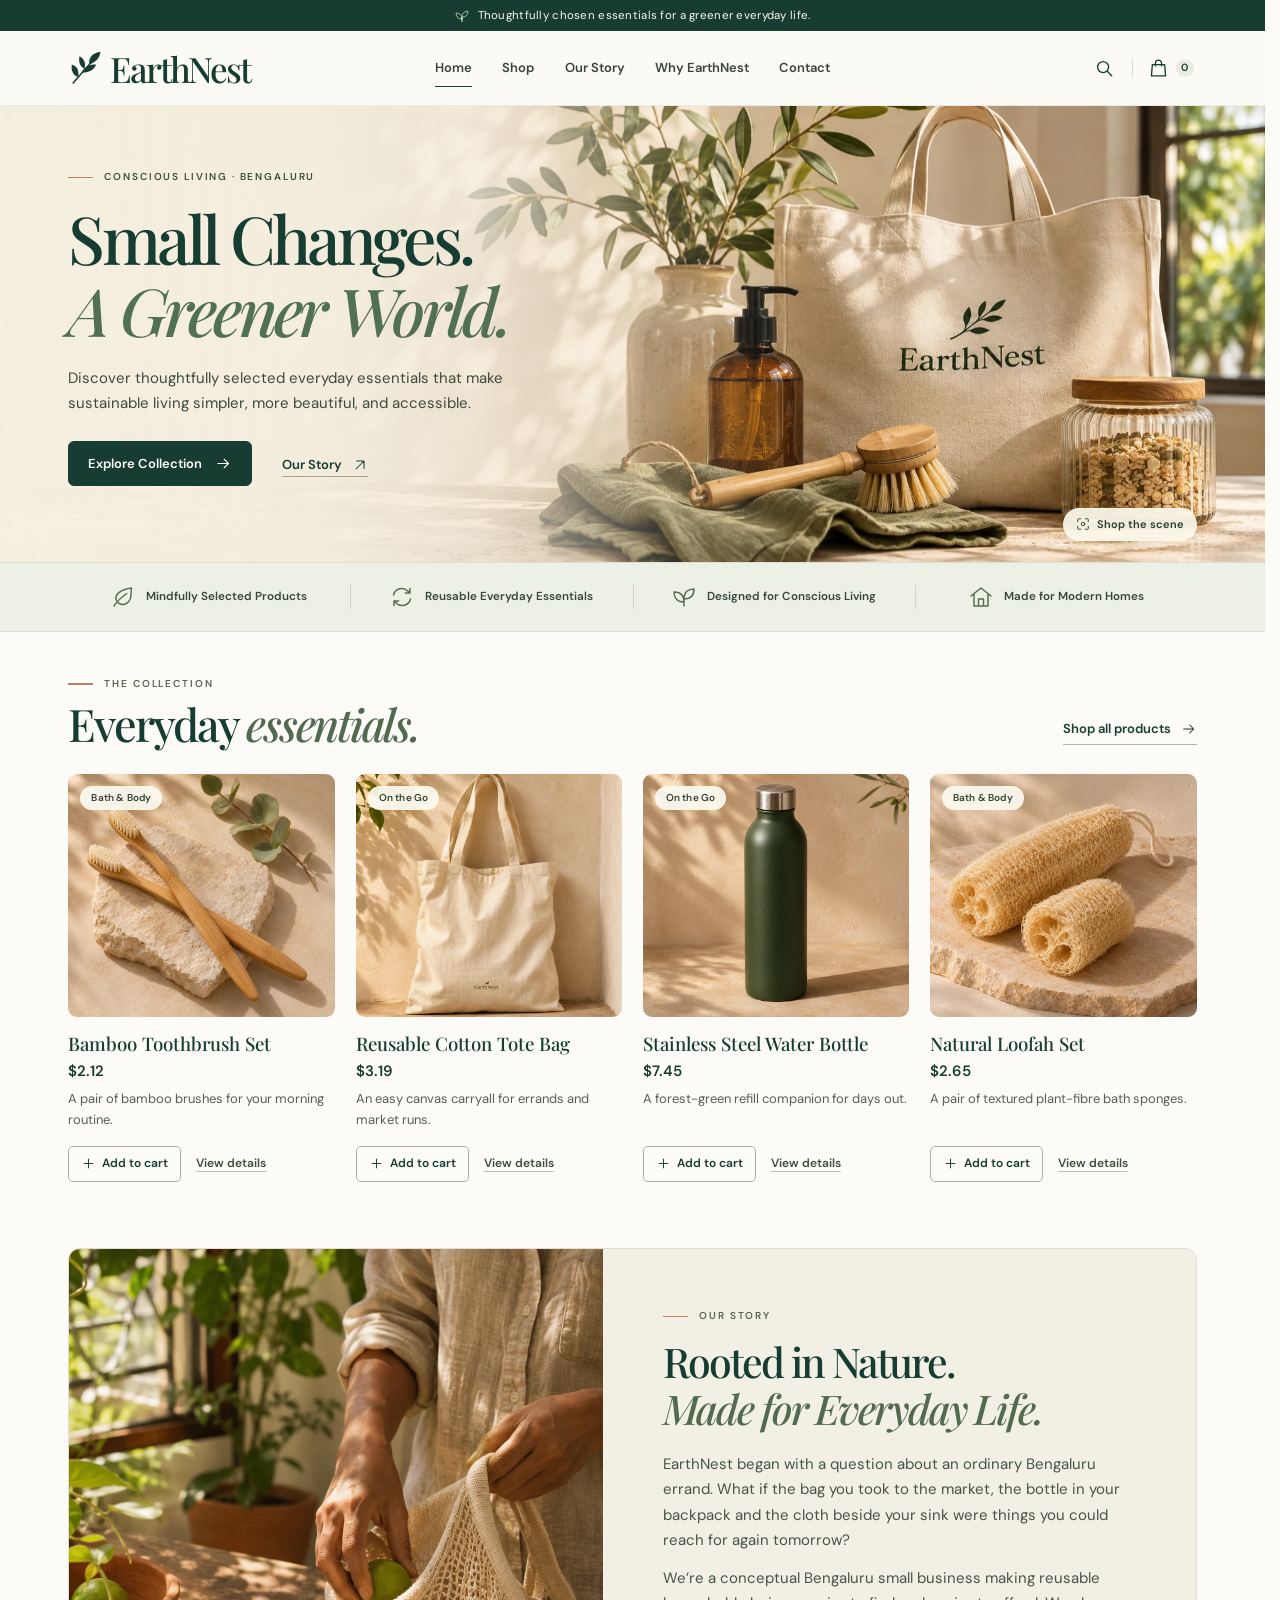
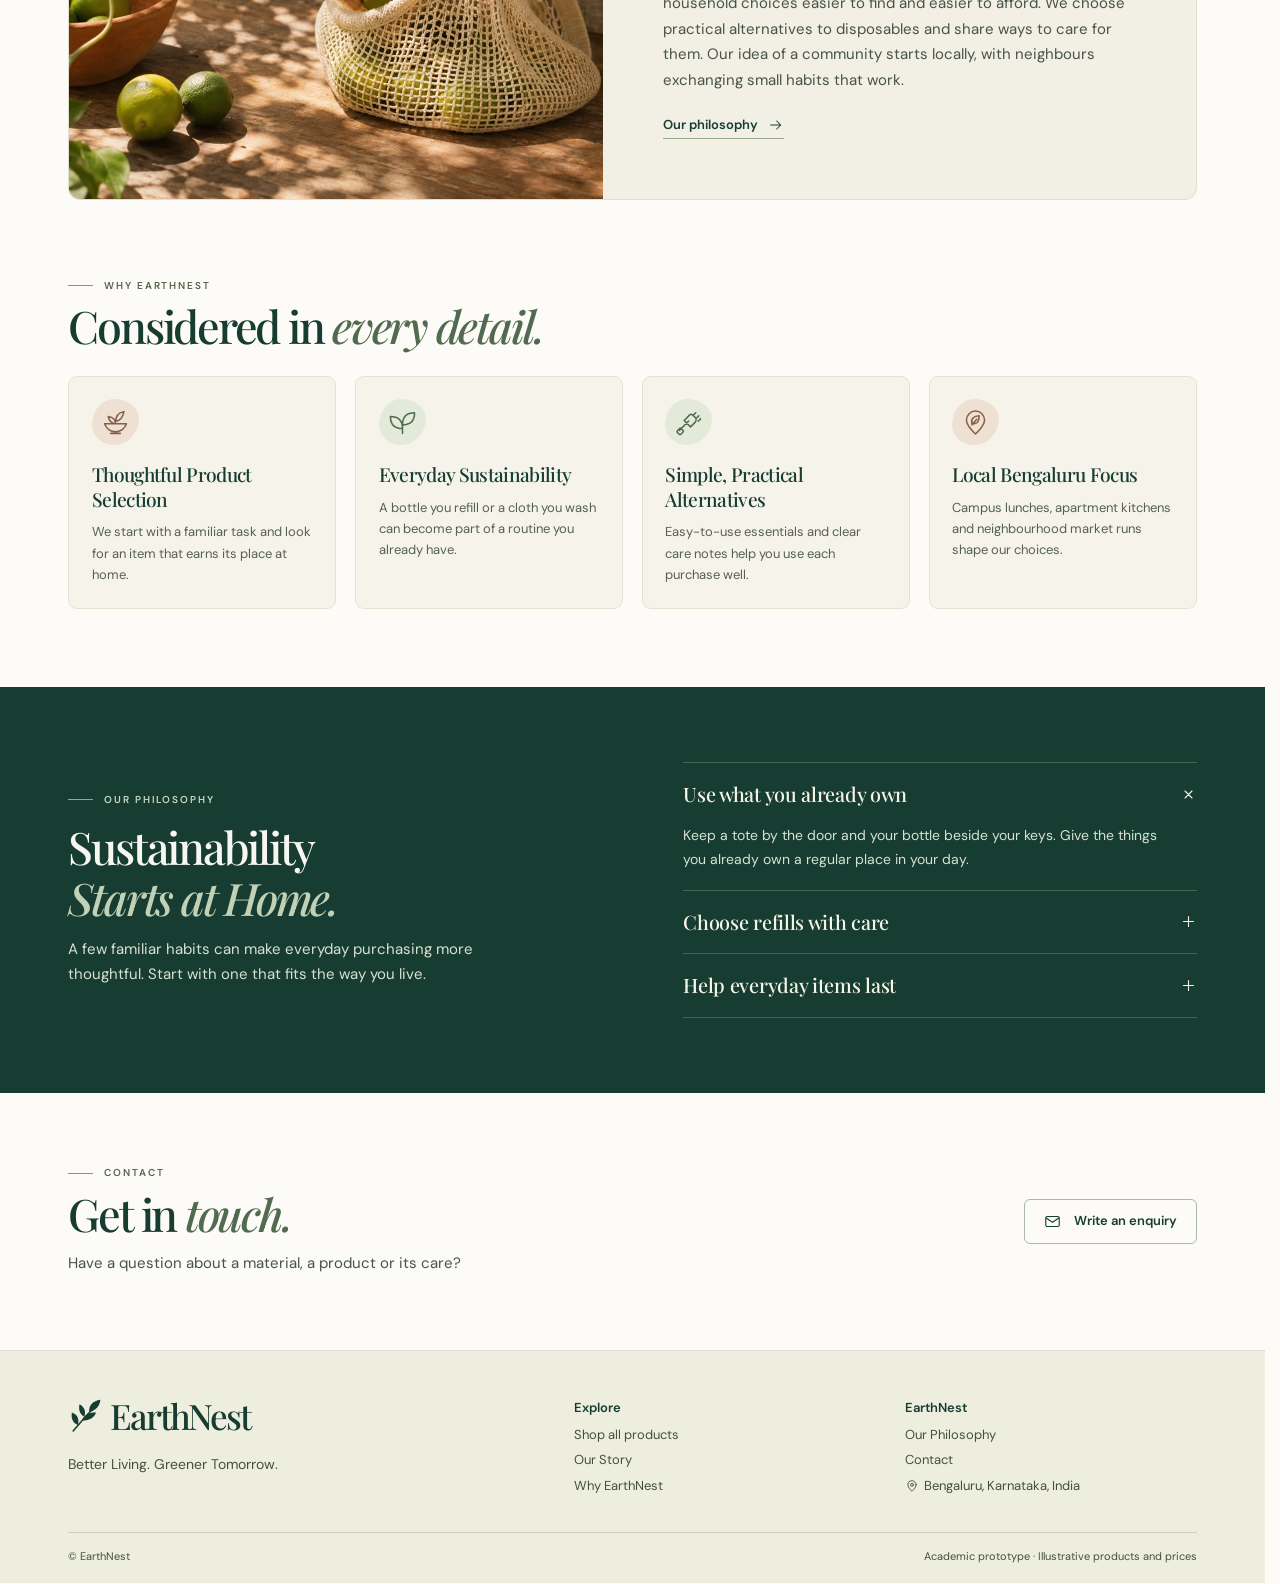
<file: public/index.html>
<!doctype html>
<html lang="en-IN">
<head>
<meta charset="utf-8">
<meta name="viewport" content="width=device-width, initial-scale=1">
<meta name="theme-color" content="#173d32">
<title>EarthNest | Better Living. Greener Tomorrow.</title>
<meta name="description" content="Discover reusable household essentials and practical ideas for greener everyday living from EarthNest, a Bengaluru-based concept store.">
<meta property="og:type" content="website">
<meta property="og:title" content="EarthNest | Better Living. Greener Tomorrow.">
<meta property="og:description" content="Discover reusable household essentials and practical ideas for greener everyday living from EarthNest, a Bengaluru-based concept store.">
<link rel="icon" type="image/svg+xml" href="assets/mark.svg">
<link rel="preload" href="assets/type/playfair-medium.woff" as="font" type="font/woff" crossorigin>
<link rel="preload" href="assets/type/dm-sans-regular.woff" as="font" type="font/woff" crossorigin>
<link rel="stylesheet" href="style.css">
<script src="catalogue.js" defer></script>
<script src="store.js" defer></script>
</head>
<body data-page="home">
<svg aria-hidden="true" class="symbols" xmlns="http://www.w3.org/2000/svg"><defs><symbol id="i-brand" viewBox="0 0 35 35"><path d="M5 32C11 25 18 17 27 7" fill="none" stroke="currentColor" stroke-width="1.5" stroke-linecap="round"/><g fill="currentColor"><path d="M9.7 26.2C3.7 24.3 3 18 3.8 14c5.6 2.3 7.2 6.1 5.9 12.2Z"/><path d="M13.5 21.6c2.8-6.1 7.7-7.4 13.8-7.5-1.9 5.1-7 8.5-13.8 7.5Z"/><path d="M15.7 18.2C10.6 15.2 10.3 9.8 11.2 6c4.5 2.4 6.7 7.2 4.5 12.2Z"/><path d="M20.6 13.6c-.7-6.5 3.7-11 10.9-12-.4 5.5-4.2 10.6-10.9 12Z"/></g></symbol><symbol id="i-arrow" viewBox="0 0 24 24"><path d="M4 12h15m-6-6 6 6-6 6"/></symbol><symbol id="i-up-right" viewBox="0 0 24 24"><path d="M6 18 18 6M7 6h11v11"/></symbol><symbol id="i-back" viewBox="0 0 24 24"><path d="M20 12H5m6 6-6-6 6-6"/></symbol><symbol id="i-down" viewBox="0 0 24 24"><path d="m6 9 6 6 6-6"/></symbol><symbol id="i-sun" viewBox="0 0 24 24"><circle cx="12" cy="12" r="4"/><path d="M12 2v2m0 16v2M2 12h2m16 0h2M5 5l1.5 1.5m11 11L19 19M5 19l1.5-1.5m11-11L19 5"/></symbol><symbol id="i-sprout" viewBox="0 0 24 24"><path d="M12 21v-7C12 7 16 4 22 4c0 6-3 10-10 10ZM12 17C5 17 2 13 2 7c6 0 10 3 10 10Z"/></symbol><symbol id="i-leaf" viewBox="0 0 24 24"><path d="M20.5 3c-1.2 4.6 1.4 11.5-5 15.4-3.5 2.1-7.9 1-9.7-2.4C2 8.4 12.1 4.1 20.5 3Z"/><path d="M3 21c2.7-4.1 6.3-8 12.8-12.5"/></symbol><symbol id="i-repeat" viewBox="0 0 24 24"><path d="M3.5 10a8.5 8.5 0 0 1 14.3-4m0 0L20 8m-2.2-2L20 8l-.1-4.6M20 8h-4.7M20.5 14a8.5 8.5 0 0 1-14.3 4L4 16m0 0v4.6M4 16h4.6"/></symbol><symbol id="i-home" viewBox="0 0 24 24"><path d="m2 11 10-8 10 8M5 9v12h14V9M9.5 21v-7h5v7"/></symbol><symbol id="i-pin" viewBox="0 0 24 24"><path d="M19 10c0 5-7 11-7 11S5 15 5 10a7 7 0 1 1 14 0Z"/><circle cx="12" cy="10" r="2.5"/></symbol><symbol id="i-bag" viewBox="0 0 24 24"><path d="M5 7.5h14l1.1 13H3.9L5 7.5Z"/><path d="M8.5 9V6a3.5 3.5 0 0 1 7 0v3"/></symbol><symbol id="i-search" viewBox="0 0 24 24"><circle cx="10.4" cy="10.4" r="6.3"/><path d="m15.2 15.2 5 5"/></symbol><symbol id="i-menu" viewBox="0 0 24 24"><path d="M3 6.5h18M3 12h18M3 17.5h18"/></symbol><symbol id="i-close" viewBox="0 0 24 24"><path d="m6 6 12 12M18 6 6 18"/></symbol><symbol id="i-plus" viewBox="0 0 24 24"><path d="M5 12h14M12 5v14"/></symbol><symbol id="i-minus" viewBox="0 0 24 24"><path d="M5 12h14"/></symbol><symbol id="i-check" viewBox="0 0 24 24"><path d="m4.5 12 4.8 4.8L19.5 6.5"/></symbol><symbol id="i-basket" viewBox="0 0 24 24"><path d="m3 10 2 10h14l2-10H3Zm3.5 0L11 3m6.5 7L13 3M9 13v3m6-3v3"/></symbol><symbol id="i-sliders" viewBox="0 0 24 24"><path d="M3 7h8m5 0h5M3 17h3m5 0h10"/><circle cx="13.5" cy="7" r="2.5"/><circle cx="8.5" cy="17" r="2.5"/></symbol><symbol id="i-scene" viewBox="0 0 24 24"><path d="M8 3H4a1 1 0 0 0-1 1v4m13-5h4a1 1 0 0 1 1 1v4M3 16v4a1 1 0 0 0 1 1h4m13-5v4a1 1 0 0 1-1 1h-4"/><circle cx="12" cy="12" r="3"/></symbol><symbol id="i-trash" viewBox="0 0 24 24"><path d="M4 7h16m-13 0 1 13h8l1-13M9 7V4h6v3M10.5 10.5v6m3-6v6"/></symbol><symbol id="i-mail" viewBox="0 0 24 24"><rect x="2.5" y="5" width="19" height="14" rx="2"/><path d="m3 7 9 6 9-6"/></symbol><symbol id="i-bowl" viewBox="0 0 24 24"><path d="M3 13h18a9.4 9.4 0 0 1-18 0ZM8 21h8M12 12c0-5.5 2-8.2 7-9-1 5-3 7.7-7 8Zm0 1c0-3.5-2.5-5.5-6-6 .5 3.7 2.5 5.6 6 6Z"/></symbol><symbol id="i-brush" viewBox="0 0 24 24"><path d="m4.5 18.5 7.7-7.7m5.2 1.1-3.7 3.7-5.3-5.3 4.4-4.4a2 2 0 0 1 2.8 0l1.8 1.8a3 3 0 0 1 0 4.2ZM6 17l1.5 1.5a1 1 0 0 1 0 1.4l-1.8 1.8a1 1 0 0 1-1.4 0l-1.5-1.5a1 1 0 0 1 0-1.4l1.8-1.8a1 1 0 0 1 1.4 0ZM16 6l2-2m.5 4.5 2-2M20 11l2-2"/></symbol><symbol id="i-location-leaf" viewBox="0 0 24 24"><path d="M19.5 10c0 5-7.5 11.5-7.5 11.5S4.5 15 4.5 10a7.5 7.5 0 1 1 15 0Z"/><path d="M9 13c-1-4.7 2.1-6.2 6-6.5.1 4.7-1.7 7-5.1 6.3M9 14l4-4.7"/></symbol><symbol id="i-download" viewBox="0 0 24 24"><path d="M12 3v12m-4-4 4 4 4-4M4 16v4h16v-4"/></symbol></defs></svg>
<a class="skip" href="#main">Skip to content</a>
<div class="announcement"><svg class="icon " aria-hidden="true" focusable="false"><use href="#i-sprout"></use></svg><span>Thoughtfully chosen essentials for a greener everyday life.</span></div>
<header class="site-header"><div class="shell nav-inner">
  <a class="wordmark" href="index.html" aria-label="EarthNest home"><svg class="icon brand-mark" aria-hidden="true" focusable="false"><use href="#i-brand"></use></svg><span>EarthNest</span></a>
  <nav class="desktop-nav" aria-label="Main navigation"><a href="index.html" aria-current="page">Home</a><a href="shop.html">Shop</a><a href="#story">Our Story</a><a href="#why-earthnest">Why EarthNest</a><a href="#contact">Contact</a></nav>
  <div class="nav-tools">
    <button class="icon-btn" type="button" aria-label="Search products" aria-haspopup="dialog" data-action="search"><svg class="icon " aria-hidden="true" focusable="false"><use href="#i-search"></use></svg></button>
    <span class="nav-rule" aria-hidden="true"></span>
    <button class="bag-trigger" type="button" aria-label="Open shopping cart, 0 items" aria-haspopup="dialog" data-action="cart"><svg class="icon " aria-hidden="true" focusable="false"><use href="#i-bag"></use></svg><span data-cart-count aria-hidden="true">0</span></button>
    <button class="icon-btn mobile-menu" type="button" aria-label="Open navigation menu" aria-haspopup="dialog" data-action="menu"><svg class="icon " aria-hidden="true" focusable="false"><use href="#i-menu"></use></svg></button>
  </div>
</div></header>
<main id="main" tabindex="-1">
  <section class="hero" aria-labelledby="hero-title">
    <div class="hero-media"><picture><source media="(max-width: 700px)" srcset="assets/hero-mobile.webp"><img class="hero-photo" src="assets/hero.webp" width="2022" height="778" fetchpriority="high" alt="Sunlit EarthNest cotton tote, glass soap dispenser, bamboo brush and pantry jar on a stone kitchen counter"></picture></div>
    <div class="hero-wash" aria-hidden="true"></div>
    <div class="shell hero-inner"><div class="hero-copy">
      <div class="eyebrow"><span aria-hidden="true"></span>Conscious living · Bengaluru</div>
      <h1 id="hero-title">Small Changes.<br><em>A Greener World.</em></h1>
      <p>Discover thoughtfully selected everyday essentials that make sustainable living simpler, more beautiful, and accessible.</p>
      <div class="hero-actions"><a class="btn primary" href="shop.html">Explore Collection <svg class="icon " aria-hidden="true" focusable="false"><use href="#i-arrow"></use></svg></a><a class="story-link" href="#story">Our Story <svg class="icon " aria-hidden="true" focusable="false"><use href="#i-up-right"></use></svg></a></div>
    </div></div>
    <button class="scene-button" data-action="scene" aria-haspopup="dialog" type="button"><svg class="icon " aria-hidden="true" focusable="false"><use href="#i-scene"></use></svg> Shop the scene</button>
  </section>
  <div class="trust-band"><ul class="shell trust-list"><li><svg class="icon " aria-hidden="true" focusable="false"><use href="#i-leaf"></use></svg><span>Mindfully Selected Products</span></li><li><svg class="icon " aria-hidden="true" focusable="false"><use href="#i-repeat"></use></svg><span>Reusable Everyday Essentials</span></li><li><svg class="icon " aria-hidden="true" focusable="false"><use href="#i-sprout"></use></svg><span>Designed for Conscious Living</span></li><li><svg class="icon " aria-hidden="true" focusable="false"><use href="#i-home"></use></svg><span>Made for Modern Homes</span></li></ul></div>
  <section class="shell featured section-space" id="collection" aria-labelledby="featured-title">
    <div class="section-heading"><div><div class="eyebrow"><span aria-hidden="true"></span>The collection</div><h2 id="featured-title">Everyday <em>essentials.</em></h2></div>
      <a class="text-link featured-all" href="shop.html" aria-label="Shop all products"><span class="full-label">Shop all products</span><span class="short-label">View all</span> <svg class="icon " aria-hidden="true" focusable="false"><use href="#i-arrow"></use></svg></a></div>
    <div class="product-grid" id="featured-grid"></div>
    <noscript><p>Visit our <a href="shop.html">collection</a> to see product names and prices. Enable JavaScript to use the cart.</p></noscript>
  </section>
  <section class="story-section shell" id="story" aria-labelledby="story-title">
    <div class="story-photo"><img src="assets/story.webp" width="1100" height="1100" loading="lazy" alt="Hands placing fresh limes in a reusable cotton mesh bag in a sunlit Bengaluru kitchen"></div>
    <div class="story-copy"><div class="eyebrow"><span aria-hidden="true"></span>Our story</div><h2 id="story-title">Rooted in Nature.<br><em>Made for Everyday Life.</em></h2>
      <p>EarthNest began with a question about an ordinary Bengaluru errand. What if the bag you took to the market, the bottle in your backpack and the cloth beside your sink were things you could reach for again tomorrow?</p>
      <p>We’re a conceptual Bengaluru small business making reusable household choices easier to find and easier to afford. We choose practical alternatives to disposables and share ways to care for them. Our idea of a community starts locally, with neighbours exchanging small habits that work.</p>
      <a href="#philosophy" class="text-link">Our philosophy <svg class="icon " aria-hidden="true" focusable="false"><use href="#i-arrow"></use></svg></a>
    </div>
  </section>
  <section class="why-section" id="why-earthnest" aria-labelledby="why-title"><div class="shell">
    <div class="section-heading"><div><div class="eyebrow"><span aria-hidden="true"></span>Why EarthNest</div><h2 id="why-title">Considered in <em>every detail.</em></h2></div></div>
    <div class="values-grid"><article class="value-card"><span class="value-illustration"><svg class="icon " aria-hidden="true" focusable="false"><use href="#i-bowl"></use></svg></span><h3>Thoughtful Product Selection</h3><p>We start with a familiar task and look for an item that earns its place at home.</p></article><article class="value-card"><span class="value-illustration"><svg class="icon " aria-hidden="true" focusable="false"><use href="#i-sprout"></use></svg></span><h3>Everyday Sustainability</h3><p>A bottle you refill or a cloth you wash can become part of a routine you already have.</p></article><article class="value-card"><span class="value-illustration"><svg class="icon " aria-hidden="true" focusable="false"><use href="#i-brush"></use></svg></span><h3>Simple, Practical Alternatives</h3><p>Easy-to-use essentials and clear care notes help you use each purchase well.</p></article><article class="value-card"><span class="value-illustration"><svg class="icon " aria-hidden="true" focusable="false"><use href="#i-location-leaf"></use></svg></span><h3>Local Bengaluru Focus</h3><p>Campus lunches, apartment kitchens and neighbourhood market runs shape our choices.</p></article></div>
  </div></section>
  <section class="philosophy" id="philosophy" aria-labelledby="philosophy-title"><div class="shell philosophy-inner">
    <div><div class="eyebrow"><span aria-hidden="true"></span>Our philosophy</div><h2 id="philosophy-title">Sustainability<br><em>Starts at Home.</em></h2><p>A few familiar habits can make everyday purchasing more thoughtful. Start with one that fits the way you live.</p></div>
    <div class="habits"><details class="habit" open><summary>Use what you already own<svg class="icon " aria-hidden="true" focusable="false"><use href="#i-plus"></use></svg></summary><p>Keep a tote by the door and your bottle beside your keys. Give the things you already own a regular place in your day.</p></details><details class="habit"><summary>Choose refills with care<svg class="icon " aria-hidden="true" focusable="false"><use href="#i-plus"></use></svg></summary><p>When a neighbourhood shop offers refills, take a clean jar or bottle. Reusing it for soap or pantry staples can save a disposable pack.</p></details><details class="habit"><summary>Help everyday items last<svg class="icon " aria-hidden="true" focusable="false"><use href="#i-plus"></use></svg></summary><p>Air-dry cloths and bamboo after washing, and mend loose tote handles. When you need a replacement, look for sturdy seams, washable materials or a lid you can replace separately.</p></details></div>
  </div></section>
  <section class="contact-section shell" id="contact" aria-labelledby="contact-title">
    <div><div class="eyebrow"><span aria-hidden="true"></span>Contact</div><h2 id="contact-title">Get in <em>touch.</em></h2><p>Have a question about a material, a product or its care?</p></div>
    <button class="btn outline" data-action="contact" aria-haspopup="dialog" type="button"><svg class="icon " aria-hidden="true" focusable="false"><use href="#i-mail"></use></svg> Write an enquiry</button>
  </section>
</main>
<footer class="site-footer"><div class="shell">
  <div class="footer-top"><div class="footer-brand"><a class="wordmark" href="index.html" aria-label="EarthNest home"><svg class="icon brand-mark" aria-hidden="true" focusable="false"><use href="#i-brand"></use></svg><span>EarthNest</span></a><p>Better Living. Greener Tomorrow.</p></div>
    <div class="footer-links"><h2>Explore</h2><a href="shop.html">Shop all products</a><a href="#story">Our Story</a><a href="#why-earthnest">Why EarthNest</a></div>
    <div class="footer-links"><h2>EarthNest</h2><a href="#philosophy">Our Philosophy</a><a href="#contact">Contact</a><span class="footer-city"><svg class="icon " aria-hidden="true" focusable="false"><use href="#i-pin"></use></svg>Bengaluru, Karnataka, India</span></div>
  </div>
  <div class="footer-bottom"><span>© EarthNest</span><span>Academic prototype · Illustrative products and prices</span></div>
</div></footer>
<dialog id="overlay" aria-labelledby="dialog-title"><div id="dialog-content"></div></dialog>
<div class="toast" id="toast" hidden><span aria-hidden="true" class="toast-check"><svg class="icon " aria-hidden="true" focusable="false"><use href="#i-check"></use></svg></span><span id="toast-message"></span><button type="button" data-action="cart">View cart</button><button type="button" class="toast-close" aria-label="Dismiss notification" data-action="dismiss-toast"><svg class="icon " aria-hidden="true" focusable="false"><use href="#i-close"></use></svg></button></div>
<div class="sr-only" aria-live="polite" role="status" id="announcement-live"></div>
</body></html>
</file>
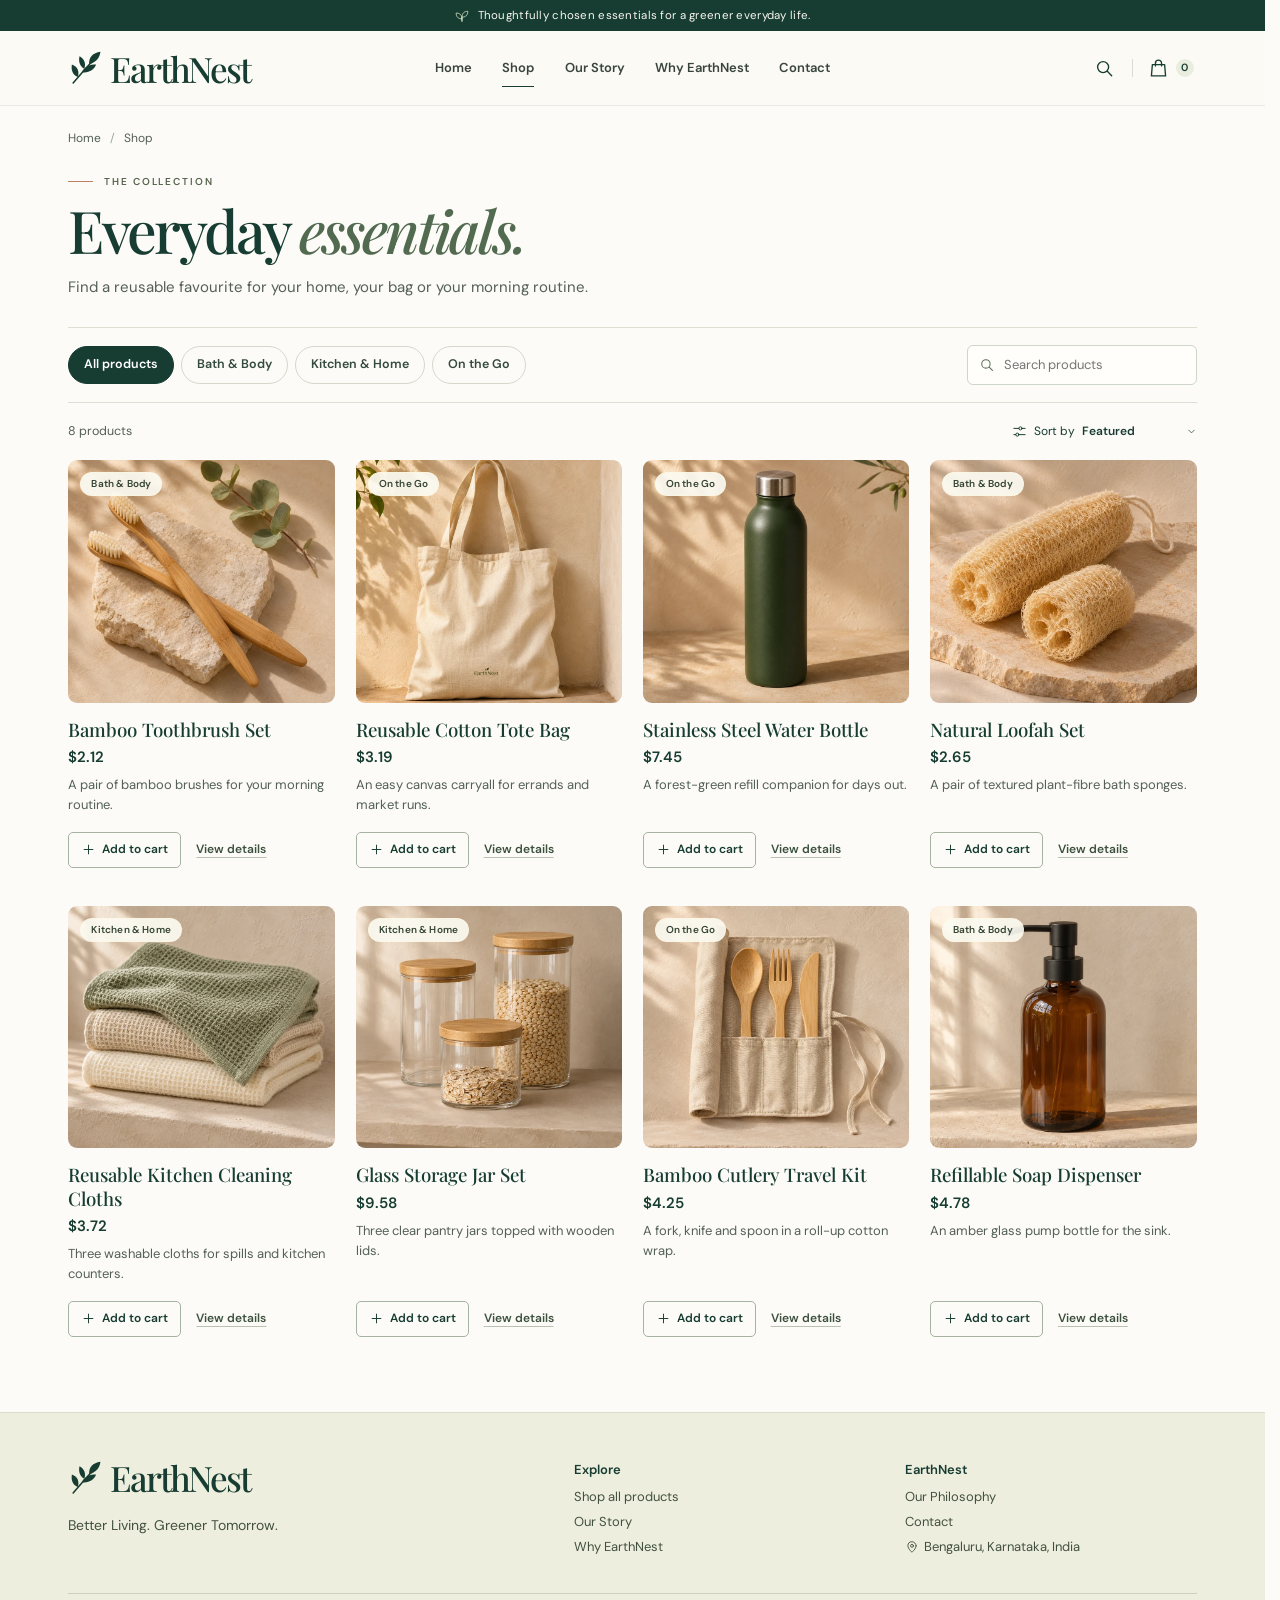
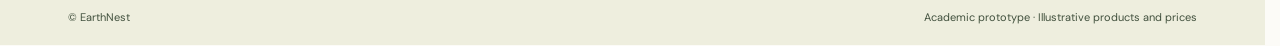
<file: public/shop.html>
<!doctype html>
<html lang="en-IN">
<head>
<meta charset="utf-8">
<meta name="viewport" content="width=device-width, initial-scale=1">
<meta name="theme-color" content="#173d32">
<title>Shop the Collection | EarthNest</title>
<meta name="description" content="Shop eight thoughtfully selected household essentials, from bamboo brushes to reusable cotton totes, in the EarthNest Bengaluru concept store.">
<meta property="og:type" content="website">
<meta property="og:title" content="Shop the Collection | EarthNest">
<meta property="og:description" content="Shop eight thoughtfully selected household essentials, from bamboo brushes to reusable cotton totes, in the EarthNest Bengaluru concept store.">
<link rel="icon" type="image/svg+xml" href="assets/mark.svg">
<link rel="preload" href="assets/type/playfair-medium.woff" as="font" type="font/woff" crossorigin>
<link rel="preload" href="assets/type/dm-sans-regular.woff" as="font" type="font/woff" crossorigin>
<link rel="stylesheet" href="style.css">
<script src="catalogue.js" defer></script>
<script src="store.js" defer></script>
</head>
<body data-page="shop">
<svg aria-hidden="true" class="symbols" xmlns="http://www.w3.org/2000/svg"><defs><symbol id="i-brand" viewBox="0 0 35 35"><path d="M5 32C11 25 18 17 27 7" fill="none" stroke="currentColor" stroke-width="1.5" stroke-linecap="round"/><g fill="currentColor"><path d="M9.7 26.2C3.7 24.3 3 18 3.8 14c5.6 2.3 7.2 6.1 5.9 12.2Z"/><path d="M13.5 21.6c2.8-6.1 7.7-7.4 13.8-7.5-1.9 5.1-7 8.5-13.8 7.5Z"/><path d="M15.7 18.2C10.6 15.2 10.3 9.8 11.2 6c4.5 2.4 6.7 7.2 4.5 12.2Z"/><path d="M20.6 13.6c-.7-6.5 3.7-11 10.9-12-.4 5.5-4.2 10.6-10.9 12Z"/></g></symbol><symbol id="i-arrow" viewBox="0 0 24 24"><path d="M4 12h15m-6-6 6 6-6 6"/></symbol><symbol id="i-up-right" viewBox="0 0 24 24"><path d="M6 18 18 6M7 6h11v11"/></symbol><symbol id="i-back" viewBox="0 0 24 24"><path d="M20 12H5m6 6-6-6 6-6"/></symbol><symbol id="i-down" viewBox="0 0 24 24"><path d="m6 9 6 6 6-6"/></symbol><symbol id="i-sun" viewBox="0 0 24 24"><circle cx="12" cy="12" r="4"/><path d="M12 2v2m0 16v2M2 12h2m16 0h2M5 5l1.5 1.5m11 11L19 19M5 19l1.5-1.5m11-11L19 5"/></symbol><symbol id="i-sprout" viewBox="0 0 24 24"><path d="M12 21v-7C12 7 16 4 22 4c0 6-3 10-10 10ZM12 17C5 17 2 13 2 7c6 0 10 3 10 10Z"/></symbol><symbol id="i-leaf" viewBox="0 0 24 24"><path d="M20.5 3c-1.2 4.6 1.4 11.5-5 15.4-3.5 2.1-7.9 1-9.7-2.4C2 8.4 12.1 4.1 20.5 3Z"/><path d="M3 21c2.7-4.1 6.3-8 12.8-12.5"/></symbol><symbol id="i-repeat" viewBox="0 0 24 24"><path d="M3.5 10a8.5 8.5 0 0 1 14.3-4m0 0L20 8m-2.2-2L20 8l-.1-4.6M20 8h-4.7M20.5 14a8.5 8.5 0 0 1-14.3 4L4 16m0 0v4.6M4 16h4.6"/></symbol><symbol id="i-home" viewBox="0 0 24 24"><path d="m2 11 10-8 10 8M5 9v12h14V9M9.5 21v-7h5v7"/></symbol><symbol id="i-pin" viewBox="0 0 24 24"><path d="M19 10c0 5-7 11-7 11S5 15 5 10a7 7 0 1 1 14 0Z"/><circle cx="12" cy="10" r="2.5"/></symbol><symbol id="i-bag" viewBox="0 0 24 24"><path d="M5 7.5h14l1.1 13H3.9L5 7.5Z"/><path d="M8.5 9V6a3.5 3.5 0 0 1 7 0v3"/></symbol><symbol id="i-search" viewBox="0 0 24 24"><circle cx="10.4" cy="10.4" r="6.3"/><path d="m15.2 15.2 5 5"/></symbol><symbol id="i-menu" viewBox="0 0 24 24"><path d="M3 6.5h18M3 12h18M3 17.5h18"/></symbol><symbol id="i-close" viewBox="0 0 24 24"><path d="m6 6 12 12M18 6 6 18"/></symbol><symbol id="i-plus" viewBox="0 0 24 24"><path d="M5 12h14M12 5v14"/></symbol><symbol id="i-minus" viewBox="0 0 24 24"><path d="M5 12h14"/></symbol><symbol id="i-check" viewBox="0 0 24 24"><path d="m4.5 12 4.8 4.8L19.5 6.5"/></symbol><symbol id="i-basket" viewBox="0 0 24 24"><path d="m3 10 2 10h14l2-10H3Zm3.5 0L11 3m6.5 7L13 3M9 13v3m6-3v3"/></symbol><symbol id="i-sliders" viewBox="0 0 24 24"><path d="M3 7h8m5 0h5M3 17h3m5 0h10"/><circle cx="13.5" cy="7" r="2.5"/><circle cx="8.5" cy="17" r="2.5"/></symbol><symbol id="i-scene" viewBox="0 0 24 24"><path d="M8 3H4a1 1 0 0 0-1 1v4m13-5h4a1 1 0 0 1 1 1v4M3 16v4a1 1 0 0 0 1 1h4m13-5v4a1 1 0 0 1-1 1h-4"/><circle cx="12" cy="12" r="3"/></symbol><symbol id="i-trash" viewBox="0 0 24 24"><path d="M4 7h16m-13 0 1 13h8l1-13M9 7V4h6v3M10.5 10.5v6m3-6v6"/></symbol><symbol id="i-mail" viewBox="0 0 24 24"><rect x="2.5" y="5" width="19" height="14" rx="2"/><path d="m3 7 9 6 9-6"/></symbol><symbol id="i-bowl" viewBox="0 0 24 24"><path d="M3 13h18a9.4 9.4 0 0 1-18 0ZM8 21h8M12 12c0-5.5 2-8.2 7-9-1 5-3 7.7-7 8Zm0 1c0-3.5-2.5-5.5-6-6 .5 3.7 2.5 5.6 6 6Z"/></symbol><symbol id="i-brush" viewBox="0 0 24 24"><path d="m4.5 18.5 7.7-7.7m5.2 1.1-3.7 3.7-5.3-5.3 4.4-4.4a2 2 0 0 1 2.8 0l1.8 1.8a3 3 0 0 1 0 4.2ZM6 17l1.5 1.5a1 1 0 0 1 0 1.4l-1.8 1.8a1 1 0 0 1-1.4 0l-1.5-1.5a1 1 0 0 1 0-1.4l1.8-1.8a1 1 0 0 1 1.4 0ZM16 6l2-2m.5 4.5 2-2M20 11l2-2"/></symbol><symbol id="i-location-leaf" viewBox="0 0 24 24"><path d="M19.5 10c0 5-7.5 11.5-7.5 11.5S4.5 15 4.5 10a7.5 7.5 0 1 1 15 0Z"/><path d="M9 13c-1-4.7 2.1-6.2 6-6.5.1 4.7-1.7 7-5.1 6.3M9 14l4-4.7"/></symbol><symbol id="i-download" viewBox="0 0 24 24"><path d="M12 3v12m-4-4 4 4 4-4M4 16v4h16v-4"/></symbol></defs></svg>
<a class="skip" href="#main">Skip to content</a>
<div class="announcement"><svg class="icon " aria-hidden="true" focusable="false"><use href="#i-sprout"></use></svg><span>Thoughtfully chosen essentials for a greener everyday life.</span></div>
<header class="site-header"><div class="shell nav-inner">
  <a class="wordmark" href="index.html" aria-label="EarthNest home"><svg class="icon brand-mark" aria-hidden="true" focusable="false"><use href="#i-brand"></use></svg><span>EarthNest</span></a>
  <nav class="desktop-nav" aria-label="Main navigation"><a href="index.html">Home</a><a href="shop.html" aria-current="page">Shop</a><a href="index.html#story">Our Story</a><a href="index.html#why-earthnest">Why EarthNest</a><a href="index.html#contact">Contact</a></nav>
  <div class="nav-tools">
    <button class="icon-btn" type="button" aria-label="Search products" aria-haspopup="dialog" data-action="search"><svg class="icon " aria-hidden="true" focusable="false"><use href="#i-search"></use></svg></button>
    <span class="nav-rule" aria-hidden="true"></span>
    <button class="bag-trigger" type="button" aria-label="Open shopping cart, 0 items" aria-haspopup="dialog" data-action="cart"><svg class="icon " aria-hidden="true" focusable="false"><use href="#i-bag"></use></svg><span data-cart-count aria-hidden="true">0</span></button>
    <button class="icon-btn mobile-menu" type="button" aria-label="Open navigation menu" aria-haspopup="dialog" data-action="menu"><svg class="icon " aria-hidden="true" focusable="false"><use href="#i-menu"></use></svg></button>
  </div>
</div></header>
<main id="main" class="shop-main" tabindex="-1">
  <div class="shell">
  <nav class="breadcrumbs" aria-label="Breadcrumb"><a href="index.html">Home</a><span aria-hidden="true">/</span><span aria-current="page">Shop</span></nav>
  <header class="shop-heading"><div class="eyebrow"><span aria-hidden="true"></span>The collection</div><h1>Everyday <em>essentials.</em></h1><p>Find a reusable favourite for your home, your bag or your morning routine.</p></header>
  <div class="shop-toolbar"><div class="filter-list" role="group" aria-label="Filter products by category"><button type="button" class="filter-chip" data-category="All products" aria-pressed="true">All products</button><button type="button" class="filter-chip" data-category="Bath &amp; Body" aria-pressed="false">Bath &amp; Body</button><button type="button" class="filter-chip" data-category="Kitchen &amp; Home" aria-pressed="false">Kitchen &amp; Home</button><button type="button" class="filter-chip" data-category="On the Go" aria-pressed="false">On the Go</button></div>
  <div class="shop-search-wrap"><svg class="icon " aria-hidden="true" focusable="false"><use href="#i-search"></use></svg><label class="sr-only" for="shop-search">Search the collection</label><input id="shop-search" type="search" placeholder="Search products" autocomplete="off"></div></div>
  <div class="results-row"><span id="result-count" aria-live="polite"></span>
    <label class="sort-label" for="shop-sort"><svg class="icon " aria-hidden="true" focusable="false"><use href="#i-sliders"></use></svg><span>Sort by</span><select id="shop-sort"><option value="featured">Featured</option><option value="price-asc">Price: low to high</option><option value="price-desc">Price: high to low</option><option value="name-asc">Name: A to Z</option><option value="name-desc">Name: Z to A</option></select><svg class="icon " aria-hidden="true" focusable="false"><use href="#i-down"></use></svg></label>
  </div><div class="product-grid" id="shop-grid"></div>
  <noscript><h2>Our products</h2><ul><li>Bamboo Toothbrush Set — $2.12</li><li>Reusable Cotton Tote Bag — $3.19</li><li>Stainless Steel Water Bottle — $7.45</li><li>Natural Loofah Set — $2.65</li><li>Reusable Kitchen Cleaning Cloths — $3.72</li><li>Glass Storage Jar Set — $9.58</li><li>Bamboo Cutlery Travel Kit — $4.25</li><li>Refillable Soap Dispenser — $4.78</li></ul><p>Enable JavaScript to filter products and use the cart.</p></noscript>
  </div>
</main>
<footer class="site-footer"><div class="shell">
  <div class="footer-top"><div class="footer-brand"><a class="wordmark" href="index.html" aria-label="EarthNest home"><svg class="icon brand-mark" aria-hidden="true" focusable="false"><use href="#i-brand"></use></svg><span>EarthNest</span></a><p>Better Living. Greener Tomorrow.</p></div>
    <div class="footer-links"><h2>Explore</h2><a href="shop.html">Shop all products</a><a href="index.html#story">Our Story</a><a href="index.html#why-earthnest">Why EarthNest</a></div>
    <div class="footer-links"><h2>EarthNest</h2><a href="index.html#philosophy">Our Philosophy</a><a href="index.html#contact">Contact</a><span class="footer-city"><svg class="icon " aria-hidden="true" focusable="false"><use href="#i-pin"></use></svg>Bengaluru, Karnataka, India</span></div>
  </div>
  <div class="footer-bottom"><span>© EarthNest</span><span>Academic prototype · Illustrative products and prices</span></div>
</div></footer>
<dialog id="overlay" aria-labelledby="dialog-title"><div id="dialog-content"></div></dialog>
<div class="toast" id="toast" hidden><span aria-hidden="true" class="toast-check"><svg class="icon " aria-hidden="true" focusable="false"><use href="#i-check"></use></svg></span><span id="toast-message"></span><button type="button" data-action="cart">View cart</button><button type="button" class="toast-close" aria-label="Dismiss notification" data-action="dismiss-toast"><svg class="icon " aria-hidden="true" focusable="false"><use href="#i-close"></use></svg></button></div>
<div class="sr-only" aria-live="polite" role="status" id="announcement-live"></div>
</body></html>
</file>
<file: public/style.css>
@font-face{font-family:"DM Sans";src:url("assets/type/dm-sans-regular.woff") format("woff");font-style:normal;font-weight:400;font-display:swap}
@font-face{font-family:"DM Sans";src:url("assets/type/dm-sans-semibold.woff") format("woff");font-style:normal;font-weight:500 800;font-display:swap}
@font-face{font-family:"Playfair Display";src:url("assets/type/playfair-medium.woff") format("woff");font-style:normal;font-weight:400 650;font-display:swap}
@font-face{font-family:"Playfair Display";src:url("assets/type/playfair-italic.woff") format("woff");font-style:italic;font-weight:400 650;font-display:swap}

:root {
  --forest: #173d32;
  --forest-hover: #275443;
  --sage: #a7bfa4;
  --ivory: #f8f6f0;
  --paper: #fcfbf7;
  --beige: #e9e3d5;
  --clay: #bd8065;
  --ink: #26322d;
  --muted: #546058;
  --rule: #dedfd3;
  --gutter: clamp(24px, 5.35vw, 94px);
  --serif: "Playfair Display", Georgia, serif;
  --sans: "DM Sans", Arial, sans-serif;
  --header-h: 74px;
}
* {box-sizing: border-box}
html {scroll-behavior: smooth; scroll-padding-top: calc(var(--header-h) + 18px); scrollbar-gutter: stable}
body {margin: 0; background: var(--paper); color: var(--ink); font: 400 16px/1.55 var(--sans); -webkit-font-smoothing: antialiased}
body.modal-open {overflow: hidden}
[hidden] {display: none !important}
button, input, select, textarea {font: inherit}
button, a, input, select, textarea, summary {-webkit-tap-highlight-color: transparent}
button {border: 0; color: inherit; background: none; padding: 0; cursor: pointer}
a {color: inherit; text-decoration: none}
button, a, summary, select {touch-action: manipulation}
button:focus-visible, a:focus-visible, input:focus-visible, select:focus-visible, textarea:focus-visible, summary:focus-visible, [tabindex]:focus-visible {outline: 2px solid #6c7651; outline-offset: 4px}
a:hover, button:hover {text-decoration: none}
:where(h1,h2,h3,h4,p,ul,ol) {margin: 0}
h1,h2,h3,h4 {color: var(--forest); font-weight: 500}
h1,h2,h3 {font-family: var(--serif)}
img {display: block; max-width: 100%}
em {font-family: var(--serif); font-weight: inherit}
.shell {width: min(calc(100% - 2 * var(--gutter)), 1460px); margin-inline: auto}
.icon {display: inline-block; width: 20px; height: 20px; flex: none; vertical-align: middle; fill: none; stroke: currentColor; stroke-width: 1.55; stroke-linecap: round; stroke-linejoin: round}
.symbols {position: absolute; width: 0; height: 0; overflow: hidden; pointer-events: none}
.sr-only {position: absolute; width: 1px; height: 1px; padding: 0; overflow: hidden; clip-path: inset(50%); white-space: nowrap; border: 0}
.skip {position: fixed; z-index: 100; left: 12px; top: -100px; padding: 10px 15px; background: white; border-radius: 4px}
.skip:focus {top: 8px}
main:focus {outline: none}
.announcement {min-height: 31px; display: flex; gap: 9px; padding: 5px 15px; justify-content: center; align-items: center; background: var(--forest); color: var(--ivory); font-size: 11.5px; letter-spacing: .025em; text-align: center}
.announcement .icon {width: 14px; height: 14px; color: #d1dfbd; stroke-width: 1.45}
.site-header {position: sticky; top: 0; z-index: 15; background: #fbfaf5; border-bottom: 1px solid #203c2b14}
.nav-inner {display: grid; grid-template-columns: 1fr auto 1fr; align-items: center; min-height: var(--header-h)}
.wordmark {display: inline-flex; align-items: center; gap: 6px; color: var(--forest); font: 500 35px/1 var(--serif); letter-spacing: -.063em; width: fit-content}
.wordmark .brand-mark {width: 36px; height: 36px; stroke: none}
.desktop-nav {display: flex; align-items: stretch; gap: clamp(22px, 2.35vw, 42px); align-self: stretch}
.desktop-nav a {display: flex; align-items: center; position: relative; font-size: 13px; color: #38443d; font-weight: 600; white-space: nowrap}
.desktop-nav a::after {content: ""; position: absolute; background: var(--forest); bottom: 18px; left: 0; right: 0; height: 1px; transform: scaleX(0); transition: transform .2s; transform-origin: left}
.desktop-nav a:hover::after, .desktop-nav a[aria-current="page"]::after, .desktop-nav a[aria-current="location"]::after {transform: scaleX(1)}
.nav-tools {display: flex; justify-self: end; align-items: center; gap: 7px; color: var(--forest)}
.icon-btn, .bag-trigger {height: 40px; display: inline-flex; align-items: center; justify-content: center; border-radius: 7px; transition: background .2s}
.icon-btn {width: 40px}
.icon-btn .icon, .bag-trigger .icon {width: 21px; height: 21px}
.bag-trigger {gap: 7px; padding: 0 3px 0 8px}
.bag-trigger span {width: 18px; height: 18px; border-radius: 100px; display: grid; place-content: center; font-size: 10.5px; font-weight: 600; background: #e9eddf; color: var(--forest)}
.nav-rule {height: 18px; width: 1px; background: #d9dcd0}
.icon-btn:hover, .bag-trigger:hover {background: #e9ecdf}
.mobile-menu {display: none}

/* Homepage */
.hero {isolation: isolate; position: relative; overflow: hidden; background: #ede5d5}
.hero-media, .hero-wash {position: absolute; inset: 0; z-index: -1}
.hero-media {overflow: hidden}
.hero-media picture, .hero-photo {display: block; width: 100%; height: 100%}
.hero-photo {object-fit: cover; object-position: 66% 20%; transform: translateY(var(--parallax, 0px)) scale(1.005); transform-origin: center; will-change: transform}
.hero-wash {background: linear-gradient(90deg, rgba(247,242,228,.96) 0%, rgba(247,242,228,.91) 25%, rgba(247,242,228,.76) 38%, rgba(247,242,228,.20) 53%, rgba(247,242,228,0) 65%)}
.hero-inner {min-height: clamp(443px, 35.6vw, 566px); display: flex; align-items: center; padding-block: 43px 54px; position: relative; pointer-events: none}
.hero-copy {width: 55%; pointer-events: auto}
.eyebrow {display: flex; align-items: center; gap: 11px; font: 600 10px/1.4 var(--sans); text-transform: uppercase; letter-spacing: .185em; color: #57644d}
.eyebrow > span {height: 1.5px; width: 25px; background: var(--clay); flex: none}
.hero .eyebrow {color: #3f503a; margin-bottom: 18px}
.hero h1 {font-size: clamp(57px, 5.18vw, 88px); line-height: 1.085; letter-spacing: -.055em; color: #173d32}
.hero h1 em {color: #527052}
.hero-copy > p {max-width: 449px; font-size: clamp(15px, 1.12vw, 18px); line-height: 1.63; color: #3e4940; margin-top: 20px; text-wrap: pretty}
.hero-actions {display: flex; align-items: center; gap: 30px; margin-top: 26px}
.btn {display: inline-flex; align-items: center; justify-content: center; gap: 13px; min-height: 45px; padding: 11px 19px; border: 1px solid transparent; border-radius: 6px; font: 600 13px/1.4 var(--sans); transition: background .2s, border-color .2s, transform .2s, box-shadow .2s}
.btn .icon {width: 17px; height: 17px}
.btn.primary {color: #fffef9; background: var(--forest); border-color: var(--forest)}
.btn.primary:hover {background: var(--forest-hover); border-color: var(--forest-hover); box-shadow: 0 4px 13px #163b2620; transform: translateY(-1px)}
.btn.outline {border-color: #acb8a8; color: var(--forest)}
.btn.outline:hover {border-color: var(--forest); background: #edf0e5}
.story-link, .text-link {color: var(--forest); font-size: 13px; font-weight: 600; display: inline-flex; align-items: center; gap: 10px; width: fit-content}
.story-link {position: relative; padding: 8px 0 6px}
.story-link::after {content: ""; position: absolute; left: 0; right: 0; bottom: 4px; height: 1px; background: #68775c94}
.story-link .icon, .text-link .icon {width: 16px; height: 16px; transition: transform .2s}
.text-link:hover .icon {transform: translateX(3px)}
.story-link:hover .icon {transform: translate(2px,-2px)}
.scene-button {position: absolute; right: var(--gutter); bottom: 21px; padding: 7px 12px; min-height: 32px; border: 1px solid #fff9e999; border-radius: 30px; background: #fbf8ebed; color: #293e31; display: flex; align-items: center; gap: 7px; font-size: 11px; font-weight: 600; box-shadow: 0 2px 12px #3f311013; transition: background .2s}
.scene-button:hover {background: white}
.scene-button .icon {width: 14px; height: 14px}
.trust-band {background: #edf0e5; border-block: 1px solid #dae0d2}
.trust-list {list-style: none; padding: 0; display: grid; grid-template-columns: repeat(4, 1fr); align-items: center; min-height: 68px}
.trust-list li {display: flex; align-items: center; justify-content: center; gap: 11px; padding: 0 10px; color: #364936; font-size: clamp(10.6px, .91vw, 13.5px); font-weight: 600; line-height: 1.35}
.trust-list li + li {border-left: 1px solid #cdd5c5}
.trust-list .icon {height: 24px; width: 24px; color: #526c4e; stroke-width: 1.45}
.section-space {padding-block: clamp(38px,3.55vw,64px) clamp(55px,5.2vw,86px)}
.section-heading {display: flex; justify-content: space-between; align-items: flex-end; gap: 20px; margin-bottom: 25px}
.section-heading .eyebrow, .shop-heading .eyebrow {margin-bottom: 7px}
h2, .shop-heading h1 {font: 500 clamp(38px,3.5vw,57px)/1.14 var(--serif); letter-spacing: -.05em}
h2 em, .shop-heading h1 em {color: #526b50}
.section-heading .text-link {margin-bottom: 4px; padding-block: 5px; border-bottom: 1px solid #64745f80}
.product-grid {display: grid; grid-template-columns: repeat(4,minmax(0,1fr)); column-gap: clamp(14px,1.6vw,28px); row-gap: 38px}
.product-card {min-width: 0; display: flex; flex-direction: column}
.product-photo {display: block; overflow: hidden; position: relative; isolation: isolate; width: 100%; aspect-ratio: 1.1; border-radius: 9px; background: #e8e1d0; cursor: pointer}
.product-photo img {width: 100%; height: 100%; object-fit: cover; transition: transform .5s cubic-bezier(.2,.65,.3,1)}
.product-card:hover .product-photo img {transform: scale(1.035)}
.category-label {display: inline-flex; align-items: center; background: #fbfaf1eb; border: 1px solid #fff8d766; color: #344434; border-radius: 30px; padding: 4px 10px; font-size: 10px; line-height: 1.4; font-weight: 600; letter-spacing: .018em}
.product-photo .category-label {position: absolute; top: 12px; left: 12px; pointer-events: none}
.product-copy {display: flex; flex: 1; flex-direction: column; align-items: stretch; padding-top: 15px}
.product-heading h3 {font: 500 clamp(18px,1.46vw,24px)/1.26 var(--serif); letter-spacing: -.033em}
.product-title {text-align: left}
.product-title:hover {color: #526b50}
.price {color: var(--forest); font-family: var(--sans); font-size: 15px; font-weight: 600; white-space: nowrap}
.product-heading .price {display: block; margin-top: 5px}
.product-copy > p {color: var(--muted); font-size: 13px; line-height: 1.55; margin: 6px 0 16px}
.card-actions {display: flex; flex-wrap: wrap; gap: 7px 15px; align-items: center; margin-top: auto}
.card-add {display: inline-flex; align-items: center; justify-content: center; gap: 6px; min-height: 36px; padding: 6px 12px; border: 1px solid #a5b3a0; border-radius: 5px; color: var(--forest); font-weight: 600; font-size: 12px; transition: background .2s, border-color .2s}
.card-add:hover {background: var(--forest); color: white; border-color: var(--forest)}
.card-add .icon {width: 15px; height: 15px}
.details-link {color: #3c503e; font-size: 12px; font-weight: 600; padding: 6px 0; text-decoration: underline; text-decoration-color: #bac1b0; text-underline-offset: 4px}
.details-link:hover {text-decoration: underline; text-decoration-color: var(--forest)}
.story-section {display: grid; grid-template-columns: 1fr 1.11fr; align-items: stretch; border: 1px solid #e2dfd1; border-radius: 12px; overflow: hidden; background: #f2efe4}
.story-photo {min-height: 380px; overflow: hidden}
.story-photo img {width: 100%; height: 100%; max-height: 580px; object-fit: cover; object-position: 52% 58%}
.story-copy {align-self: center; padding: clamp(30px,4.7vw,78px); padding-right: clamp(28px,4.3vw,70px)}
.story-copy h2 {margin: 15px 0 20px; font-size: clamp(34px,3.2vw,50px)}
.story-copy p, .contact-section p {font-size: 15px; line-height: 1.7; color: #475448}
.story-copy p + p {margin-top: 12px}
.story-copy .text-link {margin-top: 22px; border-bottom: 1px solid #9da98f; padding-bottom: 3px}
.why-section {padding-block: clamp(61px,6.1vw,102px)}
.values-grid {display: grid; grid-template-columns: repeat(4,minmax(0,1fr)); gap: clamp(12px,1.5vw,25px)}
.value-card {padding: clamp(17px,1.75vw,29px); background: #f6f4ea; border: 1px solid #e5e2d4; border-radius: 9px}
.value-illustration {display: inline-grid; place-items: center; width: 47px; height: 46px; background: #e4eada; border-radius: 46% 54% 53% 47% / 57% 42% 58% 43%; margin-bottom: 17px; color: #506c4e}
.value-card:nth-child(3n+1) .value-illustration {background: #eee1d4; color: #855e48}
.value-illustration .icon {width: 29px; height: 29px; stroke-width: 1.25}
.value-card h3 {font-size: clamp(18px,1.5vw,24px); letter-spacing: -.035em; line-height: 1.28}
.value-card p {margin-top: 10px; font-size: 13px; line-height: 1.65; color: var(--muted)}
.philosophy {background: var(--forest); color: #f5f4e7}
.philosophy-inner {display: grid; grid-template-columns: 1fr 1fr; gap: 9%; align-items: center; padding-block: clamp(52px,5.9vw,96px)}
.philosophy .eyebrow {color: #c9d8c0}
.philosophy .eyebrow span {background: #c99272}
.philosophy h2 {color: var(--ivory); margin: 14px 0}
.philosophy h2 em {color: #c1d1b6}
.philosophy p {font-size: 15px; line-height: 1.7; color: #d8e1d1; max-width: 415px}
.habit {border-bottom: 1px solid #c6d8be42}
.habit:first-child {border-top: 1px solid #c6d8be42}
.habit summary {list-style: none; cursor: pointer; display: flex; align-items: center; justify-content: space-between; gap: 15px; padding: 18px 0; font: 500 clamp(17px,1.55vw,25px)/1.34 var(--serif); letter-spacing: -.015em}
.habit summary::-webkit-details-marker {display: none}
.habit summary .icon {width: 17px; height: 17px; transition: transform .2s}
.habit[open] summary .icon {transform: rotate(45deg)}
.habit p {margin: -2px 24px 18px 0; font-size: 14px; max-width: 560px}
.contact-section {display: flex; justify-content: space-between; align-items: center; gap: 22px; padding-block: clamp(50px,5.7vw,90px)}
.contact-section h2 {margin: 8px 0 12px}
.site-footer {background: #eeeede; color: #42513e; border-top: 1px solid #dcdccf}
.footer-top {display: grid; grid-template-columns: 1.6fr 1fr 1fr; gap: 40px; padding-block: 47px 36px}
.footer-brand p {font-size: 14px; margin-top: 12px}
.footer-links {display: flex; flex-direction: column; align-items: flex-start; gap: 5px; font-size: 13px}
.footer-links h2 {font: 600 13px/1.5 var(--sans); letter-spacing: 0; margin-bottom: 3px}
.footer-links a:hover, .breadcrumbs a:hover {text-decoration: underline; text-underline-offset: 3px}
.footer-city {display: inline-flex; align-items: center; gap: 5px}
.footer-city .icon {width: 14px; height: 14px}
.footer-bottom {border-top: 1px solid #cdd0c0; padding-block: 15px 18px; display: flex; justify-content: space-between; gap: 14px; font-size: 11px}

/* Catalogue */
.shop-main {min-height: 62vh; padding: 23px 0 75px}
.breadcrumbs {display: flex; gap: 9px; align-items: center; color: var(--muted); font-size: 12px}
.breadcrumbs span[aria-hidden] {color: #9caa96}
.shop-heading {padding: 27px 0 28px}
.shop-heading h1 {font-size: clamp(47px,4.6vw,77px)}
.shop-heading p {color: var(--muted); font-size: 15px; margin-top: 13px}
.shop-toolbar {display: flex; align-items: center; justify-content: space-between; gap: 18px; padding: 17px 0; border-block: 1px solid var(--rule)}
.filter-list {display: flex; flex-wrap: wrap; gap: 7px}
.filter-chip {border: 1px solid #d5d9cc; border-radius: 40px; padding: 8px 15px; color: #344a3d; font-size: 12.5px; font-weight: 600; transition: background .16s}
.filter-chip:hover {background: #ebeee2}
.filter-chip[aria-pressed="true"] {color: #fff; border-color: var(--forest); background: var(--forest)}
.shop-search-wrap, .search-field {display: flex; align-items: center; gap: 9px; background: #fffefa; border: 1px solid #ced5c9; border-radius: 6px; padding: 0 11px; color: #5b6d59}
.shop-search-wrap:focus-within, .search-field:focus-within {border-color: #657b60; box-shadow: 0 0 0 2px #819d762e}
.shop-search-wrap {max-width: 230px; width: 24%}
.shop-search-wrap .icon {width: 16px; height: 16px}
.shop-search-wrap input, .search-field input {width: 100%; min-width: 0; border: 0; color: var(--ink); background: transparent; outline: none; padding: 9px 0; font-size: 13px}
.shop-search-wrap input:focus-visible, .search-field input:focus-visible {outline: none}
.results-row {display: flex; align-items: center; justify-content: space-between; gap: 12px; min-height: 57px; font-size: 12.5px; color: var(--muted)}
.sort-label {display: inline-flex; align-items: center; gap: 7px; color: var(--forest); font-size: 12px}
.sort-label .icon {width: 15px; height: 15px}
.sort-label .icon:last-child {margin-left: -17px; width: 11px; pointer-events: none}
.sort-label select {cursor: pointer; appearance: none; border: 0; background: transparent; color: var(--forest); font-weight: 600; padding: 7px 17px 7px 0; width: auto; font-size: 12px}
.empty-results {grid-column: 1/-1; padding: 47px 18px; text-align: center; border: 1px dashed #c6d0bd; border-radius: 8px}
.empty-results h2 {font-size: 29px}
.empty-results p {font-size: 14px; color: var(--muted); margin: 9px 0 16px}

/* Shared dialogs and the shopping cart */
#overlay {position: fixed; inset: 0; color: var(--ink); background: var(--paper); padding: 0; border: 1px solid #d8dccd; border-radius: 14px; width: min(560px,calc(100vw - 36px)); max-width: none; max-height: min(86dvh,830px); margin: auto; box-shadow: 0 24px 90px #152b2038; overscroll-behavior: contain}
#overlay::backdrop {background: #11291f63; backdrop-filter: blur(3px)}
#overlay[open] {animation: dialog-in .19s ease-out}
#overlay[data-kind="detail"] {width: min(830px,calc(100vw - 38px))}
#overlay:is([data-kind="cart"],[data-kind="review"],[data-kind="receipt"],[data-kind="menu"]) {inset: 0 0 0 auto; width: min(465px,100vw); height: 100dvh; max-height: 100dvh; margin: 0; border: 0; border-radius: 0; animation-name: drawer-in}
#overlay:is([data-kind="cart"],[data-kind="review"],[data-kind="receipt"],[data-kind="menu"]) #dialog-content {display: flex; flex-direction: column; height: 100%; min-height: 0}
.dialog-pad {padding: clamp(22px, 3vw, 34px)}
.dialog-head {display: flex; align-items: center; justify-content: space-between; gap: 14px; margin-bottom: 15px}
.dialog-head h2, .drawer-head h2 {font: 500 31px/1.18 var(--serif); letter-spacing: -.045em}
.dialog-close {width: 35px; height: 35px; border-radius: 50%; display: grid; place-items: center; background: #f0f1e7; color: var(--forest); flex-shrink: 0}
.dialog-close:hover {background: #e2e7d9}
.dialog-close .icon {width: 17px; height: 17px}
.dialog-note {font-size: 13px; line-height: 1.58; color: var(--muted)}
.search-field {margin-top: 13px; padding-inline: 12px}
.search-field input {font-size: 16px; padding-block: 12px}
.search-list, .scene-list {display: grid; gap: 0; margin-top: 12px}
.search-list {max-height: min(42dvh,390px); overflow: auto; overscroll-behavior: contain}
.mini-product {display: flex; align-items: center; text-align: left; gap: 12px; width: 100%; padding: 9px 4px; border-bottom: 1px solid var(--rule); border-radius: 3px; color: var(--forest)}
.mini-product:hover {background: #edf0e4}
.mini-product img {width: 53px; height: 53px; border-radius: 5px; object-fit: cover; flex: none}
.mini-product .mini-info {display: flex; flex: 1; flex-direction: column; gap: 2px}
.mini-product strong {font: 500 17px/1.24 var(--serif); letter-spacing: -.02em}
.mini-product small {color: var(--muted); font-size: 11px}
.mini-product .price {font-size: 13px}
.mini-product .icon {width: 14px; height: 14px}
.modal-link {margin-top: 18px; padding: 5px 0}
.no-matches {color: var(--muted); font-size: 14px; padding: 20px 4px}
.detail-layout {display: grid; grid-template-columns: .95fr 1.05fr; position: relative}
.detail-layout > .dialog-close {position: absolute; top: 12px; right: 12px; z-index: 1}
.detail-photo {width: 100%; height: 100%; min-height: 390px; object-fit: cover}
.detail-body {padding: 35px 28px 27px; align-self: center}
.detail-back, .drawer-back {display: inline-flex; align-items: center; gap: 5px; color: #53684f; font-weight: 600; font-size: 11.5px}
.detail-back {margin-bottom: 13px}
.detail-back .icon, .drawer-back .icon {width: 13px; height: 13px}
.detail-kicker {font: 600 10px/1.4 var(--sans); text-transform: uppercase; letter-spacing: .15em; color: #5a6d54; margin-bottom: 8px}
.detail-body h2 {font-size: clamp(29px,2.9vw,41px); line-height: 1.12}
.detail-price {font-size: 21px; margin: 10px 0 13px}
.detail-description {font-size: 14px; line-height: 1.62; color: #4c594f}
.product-facts {margin: 18px 0 12px; font-size: 12px}
.product-facts > div {display: grid; grid-template-columns: 73px 1fr; gap: 8px; padding: 6px 0; border-top: 1px solid var(--rule)}
.product-facts dt {color: #354b37; font-weight: 600}
.product-facts dd {margin: 0; color: var(--muted)}
.care {border-block: 1px solid var(--rule); padding: 9px 0}
.care summary {font-size: 12px; font-weight: 600; color: var(--forest); cursor: pointer}
.care p {font-size: 12px; color: var(--muted); padding-top: 5px}
.detail-buy {display: flex; gap: 10px; align-items: stretch; margin-top: 20px}
.detail-buy .btn {flex: 1; min-width: 0}
.stepper {display: inline-flex; align-items: center; justify-content: space-between; border: 1px solid #bdc7b7; min-height: 34px; border-radius: 5px; width: 93px; flex: none; overflow: hidden; color: var(--forest)}
.stepper button {display: grid; place-items: center; align-self: stretch; width: 29px}
.stepper button:hover:enabled {background: #e6ecde}
.stepper button:disabled {opacity: .35; cursor: default}
.stepper .icon {width: 13px; height: 13px}
.stepper output {min-width: 17px; text-align: center; font-size: 13px; font-weight: 600; font-variant-numeric: tabular-nums}
.drawer-head {display: flex; align-items: center; justify-content: space-between; gap: 14px; padding: 23px 25px 19px; border-bottom: 1px solid var(--rule); flex: none}
.drawer-head h2 span {font: 400 14px var(--sans); color: var(--muted)}
.drawer-body {flex: 1 1 auto; min-height: 0; overflow: auto; padding: 5px 25px 18px}
.drawer-foot {border-top: 1px solid var(--rule); padding: 17px 25px max(20px,env(safe-area-inset-bottom)); background: #f4f3e9; flex: none}
.cart-row {display: grid; grid-template-columns: 73px 1fr; gap: 14px; padding: 18px 0; border-bottom: 1px solid var(--rule)}
.cart-row img {width: 73px; height: 85px; border-radius: 6px; object-fit: cover}
.cart-row-heading {display: flex; align-items: flex-start; justify-content: space-between; gap: 5px}
.cart-row h3 {font-size: 17px; letter-spacing: -.025em; line-height: 1.3}
.cart-row p {font-size: 12px; color: var(--muted); margin: 2px 0 7px}
.remove-btn {display: grid; place-items: center; width: 26px; height: 26px; color: #696f61; border-radius: 4px; flex: none}
.remove-btn .icon {width: 15px; height: 15px}
.remove-btn:hover {background: #ede4d8; color: #70442f}
.cart-row-tail {display: flex; justify-content: space-between; align-items: center; gap: 12px}
.cart-row-tail .stepper {width: 85px; min-height: 29px}
.cart-row-tail .price {font-size: 13px}
.totals-line {display: flex; justify-content: space-between; align-items: baseline; gap: 12px; font-size: 16px; font-weight: 600; color: var(--forest)}
.totals-line .price {font-size: 21px}
.drawer-foot .btn {width: 100%; margin-top: 13px}
.drawer-foot .dialog-note {text-align: center; font-size: 11.5px; margin-top: 9px}
.empty-cart, .receipt {text-align: center; display: flex; flex-direction: column; align-items: center; justify-content: center; gap: 13px; padding: 35px 27px; margin-block: auto}
.empty-cart > .icon, .receipt > .icon {width: 48px; height: 48px; color: #55724e; stroke-width: 1}
.empty-cart h3, .receipt h3 {font-size: 28px; line-height: 1.22; letter-spacing: -.035em}
.empty-cart p, .receipt p {color: var(--muted); font-size: 14px; max-width: 310px}
.empty-cart .btn, .receipt .btn {margin-top: 5px}
.review-intro {margin: 16px 0 5px}
.review-intro p {margin-top: 8px}
.review-list {padding: 0; list-style: none; margin-top: 14px}
.review-list li {display: grid; grid-template-columns: 49px 1fr auto; align-items: center; gap: 10px; border-top: 1px solid var(--rule); padding: 11px 0; font-size: 13px}
.review-list img {width: 49px; height: 49px; object-fit: cover; border-radius: 4px}
.review-list strong, .review-list small {display: block}
.review-list small {font-size: 11px; color: var(--muted)}
.review-list .price {font-size: 13px}
.mobile-links {display: flex; flex-direction: column; padding: 13px 24px}
.mobile-links a {display: flex; justify-content: space-between; align-items: center; padding: 17px 0; border-bottom: 1px solid var(--rule); font: 500 24px var(--serif); letter-spacing: -.035em; color: var(--forest)}
.mobile-links a .icon {width: 17px; height: 17px}
.enquiry-form {display: grid; gap: 13px; margin-top: 18px}
.enquiry-form label {display: grid; gap: 4px; font-size: 12px; font-weight: 600; color: var(--forest)}
.enquiry-form input, .enquiry-form textarea {border: 1px solid #c6cebe; border-radius: 5px; background: #fffefa; color: var(--ink); padding: 9px 11px; width: 100%; font-size: 15px; font-weight: 400}
.enquiry-form textarea {resize: vertical; min-height: 92px}
.enquiry-form .btn {justify-self: start}
.draft-preview {background: #f0f1e7; padding: 14px; border-radius: 6px; margin: 15px 0; white-space: pre-wrap; overflow-wrap: anywhere; font-size: 13px; max-height: 32dvh; overflow: auto}
.toast {position: fixed; z-index: 19; bottom: max(20px,env(safe-area-inset-bottom)); left: 50%; transform: translateX(-50%); max-width: calc(100% - 24px); width: max-content; display: flex; align-items: center; gap: 10px; background: var(--forest); color: white; padding: 11px 13px; border-radius: 8px; font: 400 13px/1.4 var(--sans); box-shadow: 0 7px 25px #152d2630}
.toast-check {display: grid; place-items: center; width: 20px; height: 20px; flex: none; border: 1px solid #abc1a4; border-radius: 50%; color: #d7e6ca}
.toast-check .icon {width: 13px; height: 13px}
.toast button {text-decoration: underline; text-underline-offset: 3px; font-weight: 600; white-space: nowrap; color: #fff}
.toast-close {width: 21px; height: 24px; flex: none}
.toast-close .icon {width: 14px; height: 14px}

@keyframes rise-in {from {opacity: 0; transform: translateY(10px)} to {opacity: 1; transform: translateY(0)}}
@keyframes dialog-in {from {opacity: 0; transform: translateY(7px)} to {opacity: 1; transform: translateY(0)}}
@keyframes drawer-in {from {opacity: .8; transform: translateX(35px)} to {opacity: 1; transform: translateX(0)}}
@media (prefers-reduced-motion: no-preference) {
  .hero-copy {animation: rise-in .7s cubic-bezier(.2,.65,.3,1) both}
  .hero-actions {animation: rise-in .65s .09s both}
  .reveal-visible {animation: rise-in .5s ease-out both}
}
@media (max-width: 1110px) {
  .trust-list .icon {width: 21px; height: 21px}
  .trust-list li {gap: 8px}
  .hero-inner {padding-block: 37px 46px}
  .hero-copy > p {max-width: 390px}
  .story-copy {padding: 30px}
  .card-actions {gap: 5px 10px}
}
@media (max-width: 880px) {
  :root {--gutter: 27px; --header-h: 65px}
  .nav-inner {grid-template-columns: 1fr auto}
  .desktop-nav, .nav-rule {display: none}
  .mobile-menu {display: inline-flex}
  .wordmark {font-size: 31px}
  .wordmark .brand-mark {width: 31px; height: 31px}
  .nav-tools {gap: 1px}
  .bag-trigger {padding-inline: 7px}
  .hero-inner {min-height: 390px}
  .hero-copy {width: 58%}
  .hero h1 {font-size: clamp(43px,6.3vw,57px)}
  .hero-copy > p {max-width: 345px; font-size: 14px}
  .hero-actions {gap: 22px; margin-top: 20px}
  .hero .eyebrow {font-size: 9px; margin-bottom: 13px}
  .trust-list {min-height: 62px}
  .trust-list li {font-size: 10.5px}
  .trust-list li span {max-width: 118px}
  .product-grid {grid-template-columns: repeat(2,minmax(0,1fr)); gap: 28px 17px}
  .product-photo {aspect-ratio: 1.2}
  .product-heading h3 {font-size: 22px}
  .values-grid {grid-template-columns: repeat(2,minmax(0,1fr))}
  .value-card h3 {font-size: 20px}
  .story-section {grid-template-columns: .86fr 1fr}
  .story-copy p {font-size: 14px}
  .shop-toolbar {gap: 12px}
  .filter-chip {padding: 7px 12px}
}
@media (max-width: 700px) {
  :root {--gutter: 21px; --header-h: 62px}
  html {scrollbar-gutter: auto}
  .announcement {min-height: 28px; gap: 6px; font-size: 10.1px; letter-spacing: .005em}
  .announcement .icon {width: 12px; height: 12px}
  .hero {display: flex; flex-direction: column; background: #f0ebdc}
  .hero-inner {order: 0; min-height: 0; padding-block: 34px 27px}
  .hero-copy {width: 100%}
  .hero h1 {font-size: clamp(43px,9.3vw,63px); line-height: 1.07}
  .hero .eyebrow {margin-bottom: 12px}
  .hero-copy > p {max-width: 440px; font-size: 14px; line-height: 1.52; margin-top: 14px}
  .hero-actions {gap: 23px; margin-top: 17px}
  .hero-actions .btn {min-height: 42px; font-size: 12px; padding: 10px 14px}
  .hero-wash {inset: 0 0 auto; height: 48%; background: radial-gradient(ellipse at 9% 10%,#faf5e9 0%,#f0ebdc 78%)}
  .hero-media {position: relative; inset: auto; z-index: 0; order: 1; height: clamp(204px,57vw,330px)}
  .hero-photo {object-fit: cover; object-position: 50% 57%; transform: none; will-change: auto}
  .scene-button {right: 14px; bottom: 12px; font-size: 10px; min-height: 28px; padding: 5px 10px}
  .trust-list {width: 100%; grid-template-columns: 1fr 1fr; padding: 8px var(--gutter); min-height: auto; gap: 1px 0}
  .trust-list li {min-height: 37px; padding: 3px 4px; justify-content: flex-start; font-size: clamp(9.5px,2.35vw,12px)}
  .trust-list li span {max-width: none}
  .trust-list li + li {border: 0}
  .trust-list li:nth-child(even) {padding-left: 12px; border-left: 1px solid #d1d9c9}
  .trust-list .icon {width: 18px; height: 18px}
  .section-space {padding-block: 34px 43px}
  .section-heading {margin-bottom: 19px; gap: 9px}
  .section-heading h2, .contact-section h2, .philosophy h2 {font-size: clamp(32px,7.6vw,45px)}
  .section-heading .text-link {font-size: 11px; gap: 5px; white-space: nowrap; margin-bottom: 1px}
  .section-heading .text-link .icon {width: 13px; height: 13px}
  .eyebrow {font-size: 9px; gap: 8px}
  .eyebrow > span {width: 20px}
  .product-grid {gap: 25px 13px}
  .product-photo {aspect-ratio: .98; border-radius: 7px}
  .product-photo .category-label {top: 7px; left: 7px; font-size: 8.5px; padding: 3px 7px}
  .product-copy {padding-top: 10px}
  .product-heading h3 {font-size: clamp(17px,4.1vw,21px)}
  .product-heading .price {font-size: 14px; margin-top: 4px}
  .product-copy > p {font-size: 12px; line-height: 1.45; margin: 5px 0 10px}
  .card-actions {gap: 3px 10px}
  .card-add {min-height: 33px; padding: 5px 8px; font-size: 11px}
  .details-link {font-size: 11px}
  .story-section {grid-template-columns: 1fr}
  .story-photo {min-height: 0; max-height: 358px; aspect-ratio: 1.43}
  .story-photo img {height: 100%}
  .story-copy {padding: 26px 21px}
  .story-copy h2 {font-size: clamp(30px,6.6vw,42px); margin: 11px 0 15px}
  .story-copy .text-link {margin-top: 16px}
  .why-section {padding-block: 43px}
  .value-card {padding: 16px 13px}
  .value-illustration {width: 40px; height: 39px; margin-bottom: 11px}
  .value-illustration .icon {width: 25px; height: 25px}
  .value-card h3 {font-size: 17.5px}
  .value-card p {font-size: 12px; margin-top: 7px}
  .philosophy-inner {grid-template-columns: 1fr; gap: 24px; padding-block: 38px}
  .philosophy h2 {margin: 10px 0}
  .philosophy p {font-size: 14px}
  .habit summary {padding-block: 15px; font-size: 19px}
  .contact-section {align-items: flex-start; flex-direction: column; gap: 16px; padding-block: 37px}
  .contact-section p {font-size: 14px}
  .footer-top {grid-template-columns: 1fr 1fr; gap: 20px 16px; padding: 30px 0}
  .footer-brand {grid-column: 1/-1}
  .footer-brand p {margin-top: 6px; font-size: 13px}
  .footer-links {font-size: 12px}
  .footer-bottom {font-size: 10px; flex-wrap: wrap; gap: 5px 15px}
  .shop-main {padding: 17px 0 45px}
  .shop-heading {padding: 22px 0 20px}
  .shop-heading p {font-size: 14px; margin-top: 8px}
  .shop-toolbar {align-items: stretch; flex-direction: column; padding-block: 13px}
  .filter-list {gap: 5px}
  .filter-chip {padding: 6px 10px; font-size: 11px}
  .shop-search-wrap {max-width: none; width: 100%}
  .shop-search-wrap input {font-size: 16px}
  .results-row {min-height: 48px}
  .detail-layout {grid-template-columns: 1fr}
  #overlay[data-kind="detail"] {width: min(390px,calc(100vw - 26px)); max-height: 90dvh}
  .detail-photo {min-height: 0; max-height: 230px; aspect-ratio: 1.6; object-position: center 48%}
  .detail-body {padding: 20px}
  .detail-body h2 {font-size: 28px}
  .detail-back {margin-bottom: 9px}
  .detail-price {font-size: 18px; margin: 7px 0 10px}
  .detail-description {font-size: 13px}
  .detail-buy {margin-top: 14px}
  .dialog-head h2, .drawer-head h2 {font-size: 27px}
  .drawer-head {padding: 18px 20px 15px}
  .drawer-body {padding-inline: 20px}
  .drawer-foot {padding-inline: 20px}
  .enquiry-form input, .enquiry-form textarea {font-size: 16px}
  .toast {font-size: 12px; padding: 9px 10px; gap: 7px}
}
@media (max-width: 370px) {
  :root {--gutter: 15px}
  .announcement {font-size: 9px}
  .hero-inner {padding-top: 26px}
  .hero h1 {font-size: 41px}
  .trust-list {padding-inline: 10px}
  .trust-list li {gap: 5px}
  .section-heading h2 {font-size: 29px}
  .section-heading .text-link {font-size: 10.5px}
  .card-actions {flex-direction: column; align-items: flex-start}
  .filter-chip {padding-inline: 7px}
}
@media (prefers-reduced-motion: reduce) {
  *, *::before, *::after {scroll-behavior: auto !important; animation: none !important; transition: none !important}
  .hero-photo {transform: none !important}
}
img.fallback-image {object-fit: contain; padding: 18%; background: #ebece0}
.scene-button {z-index: 2}
.featured-all .short-label {display: none}
@media (max-width: 700px) {
  .featured-all .full-label {display: none}
  .featured-all .short-label {display: inline}
}
@media (max-width: 370px) {
  .nav-inner {grid-template-columns: minmax(0,1fr) auto}
  .site-header .wordmark {font-size: 27px; gap: 4px}
  .site-header .brand-mark {width: 25px; height: 25px}
  .nav-tools .icon-btn {width: 34px}
  .bag-trigger {padding-inline: 4px; gap: 4px}
  .bag-trigger span {width: 16px; height: 16px}
}
</file>
